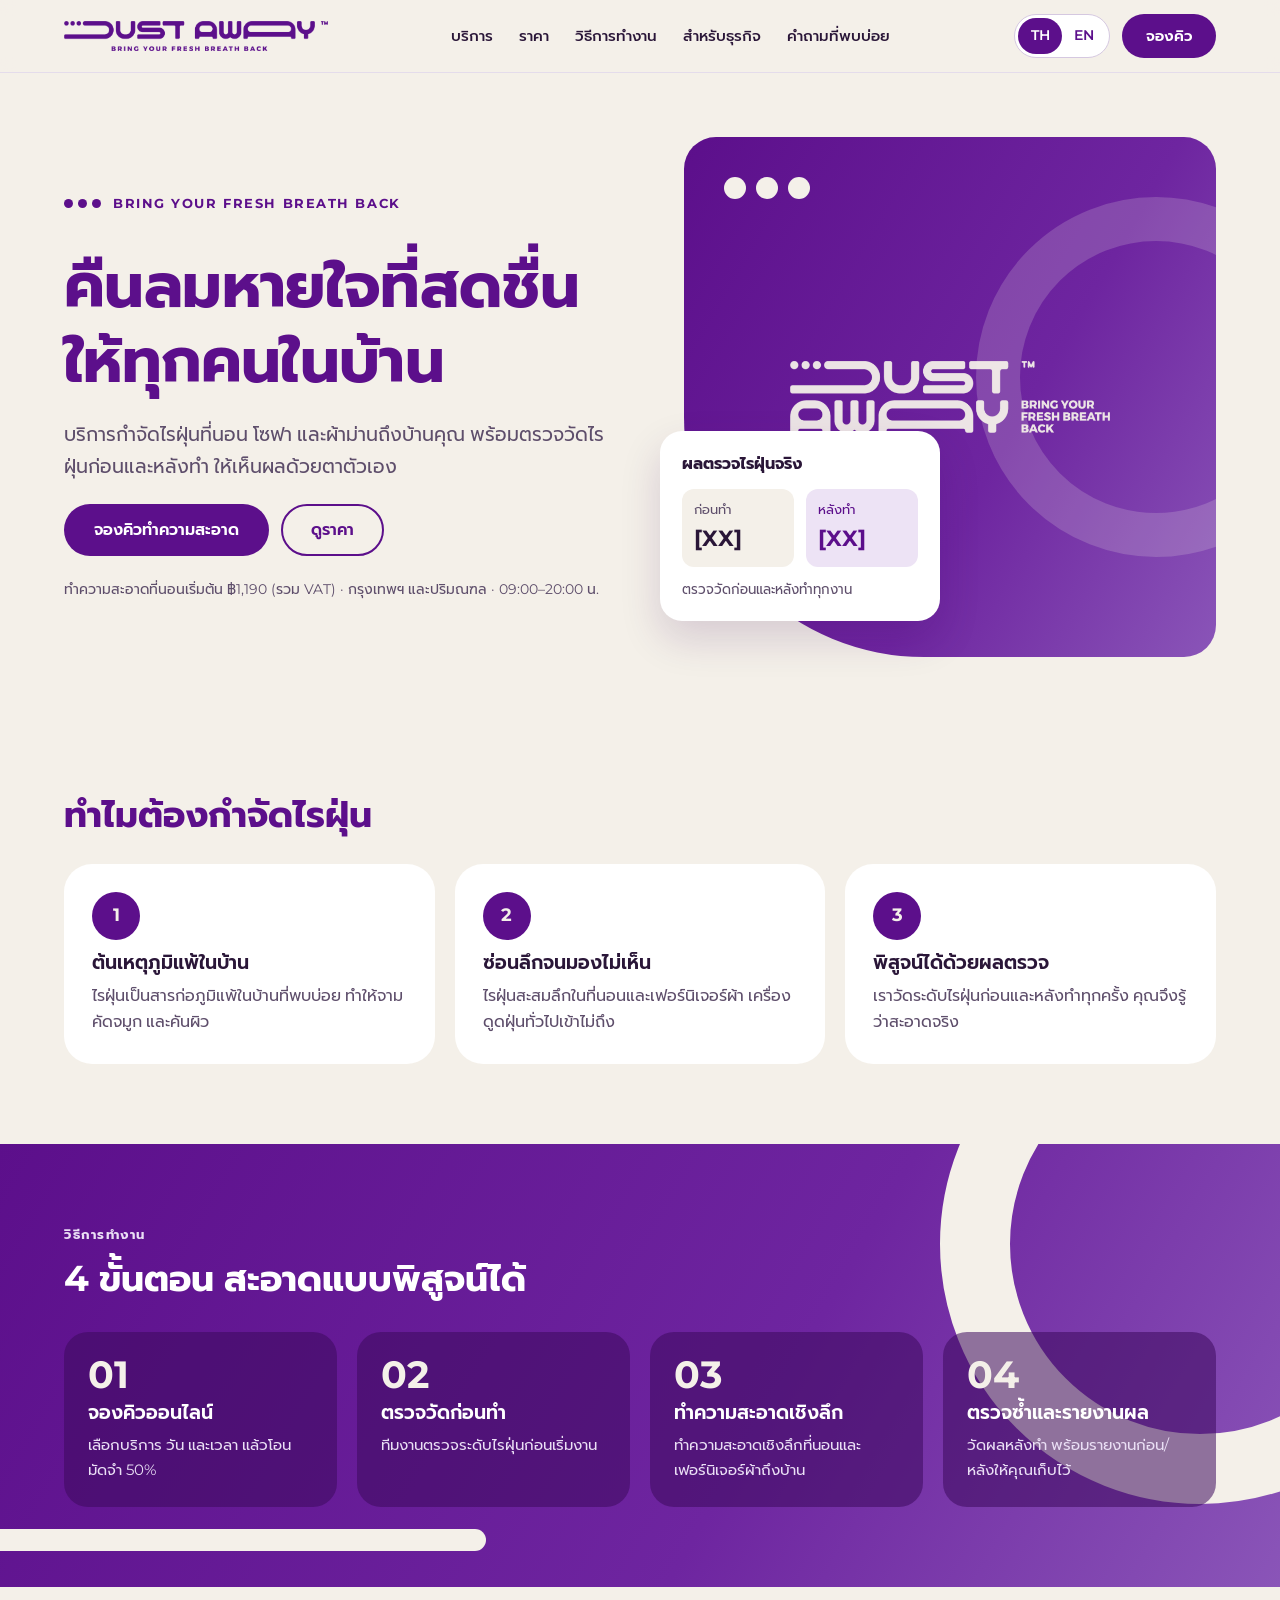
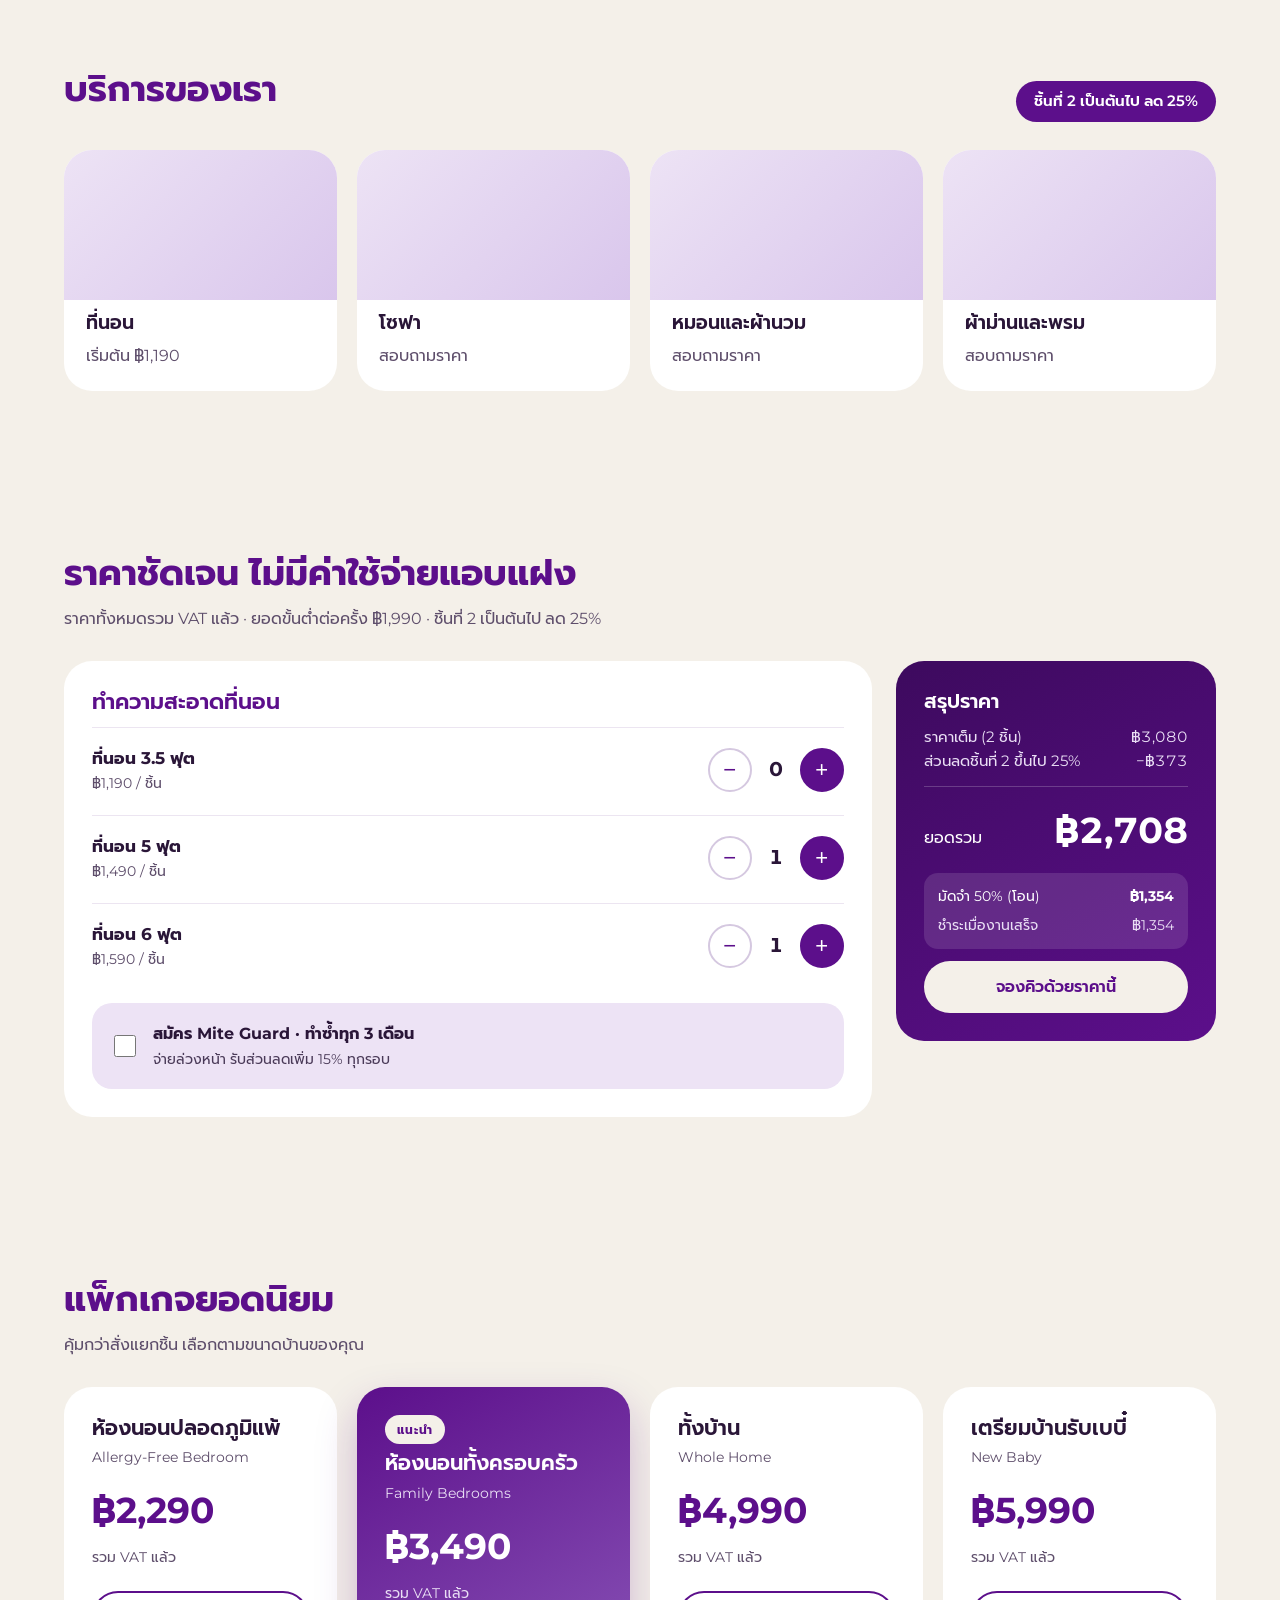
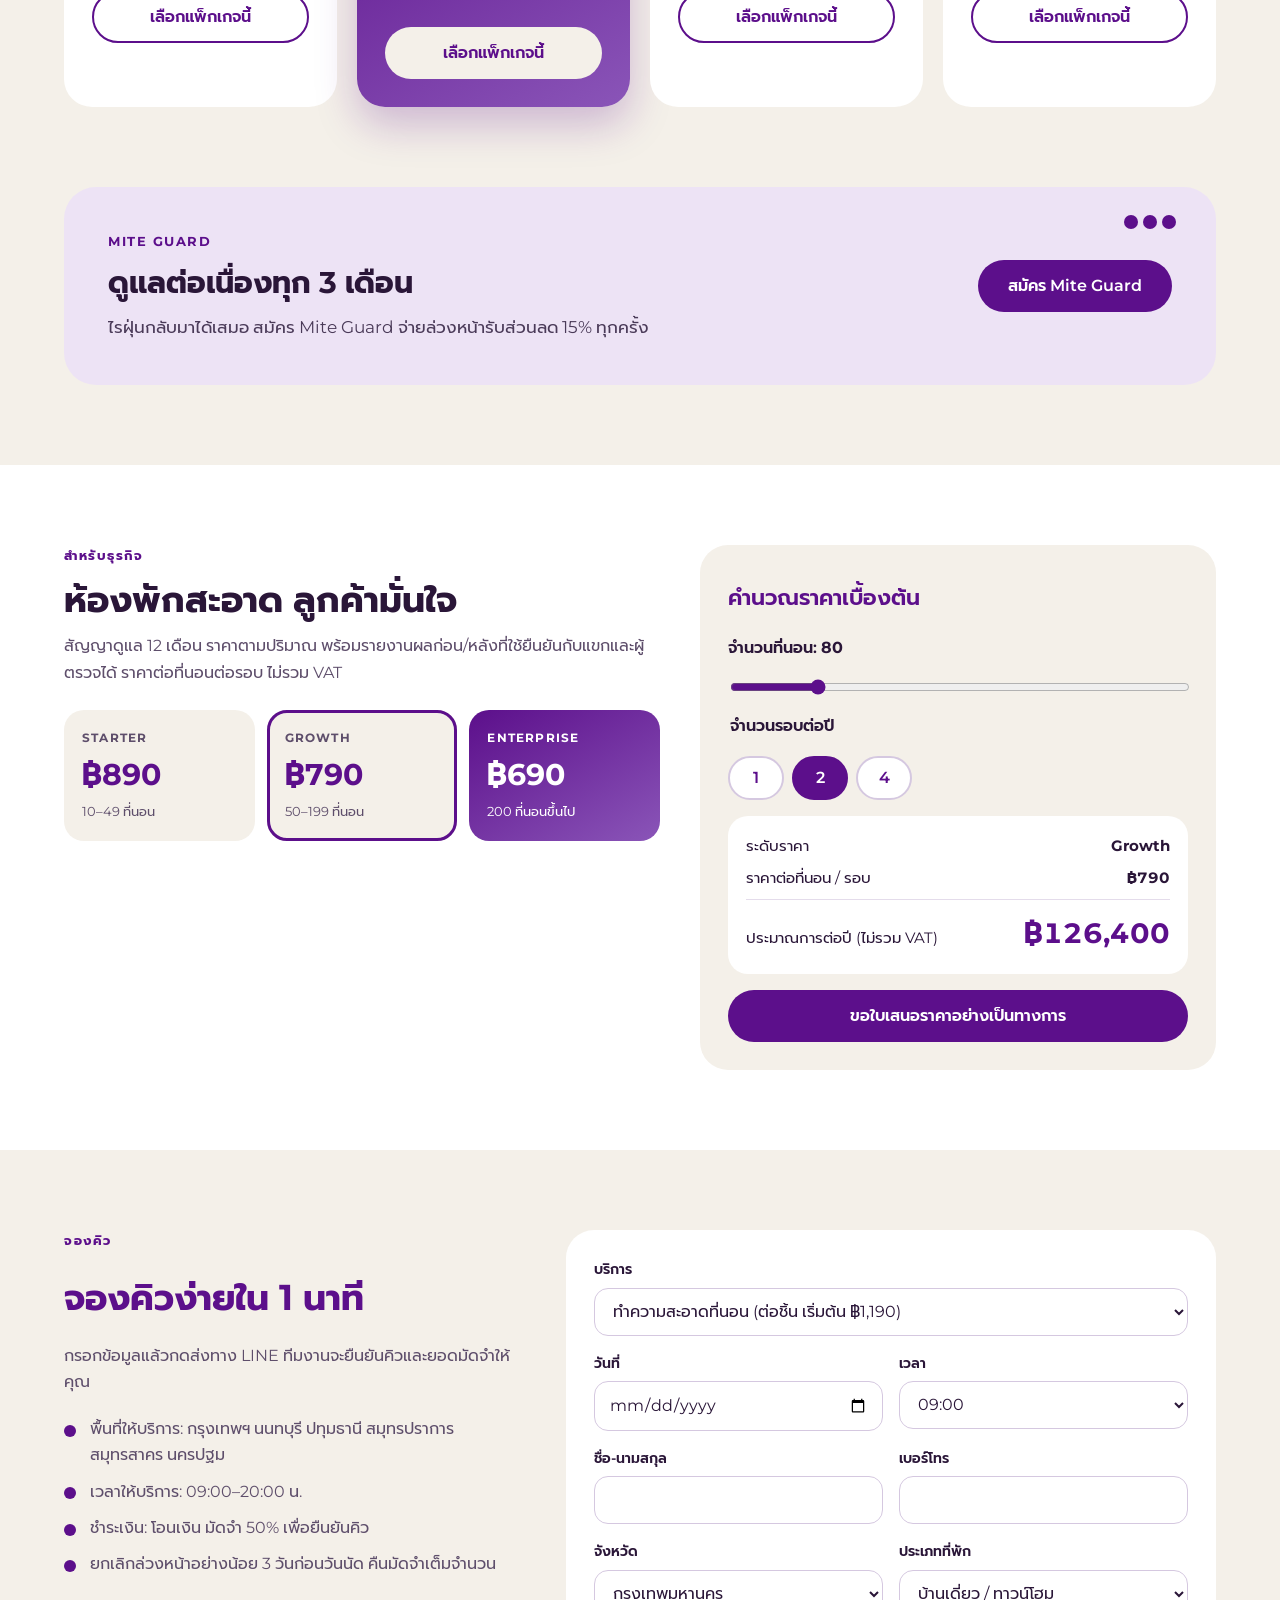
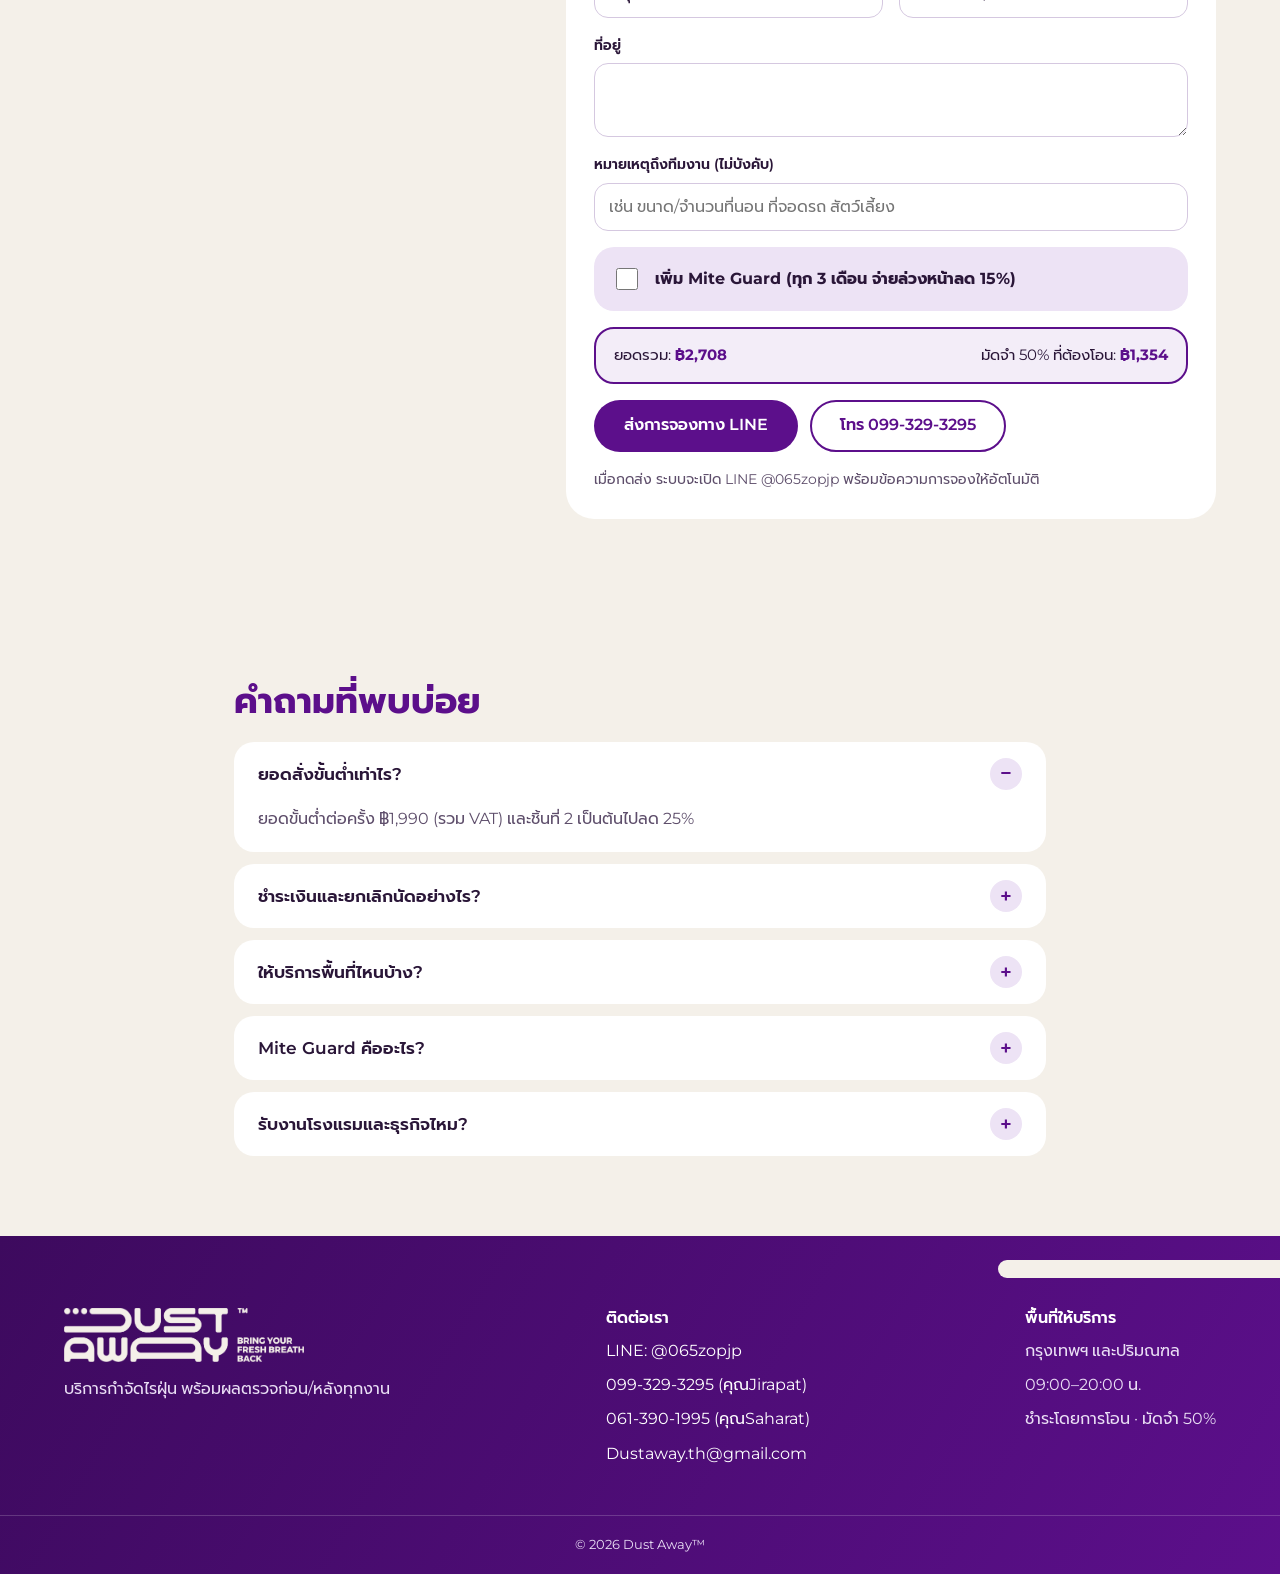
<file: dustaway-website revise v 2/dustaway-website/index.html>
<!DOCTYPE html>
<html lang="th">
<head>
  <meta charset="utf-8">
  <meta name="viewport" content="width=device-width, initial-scale=1">
  <title>Dust Away | บริการกำจัดไรฝุ่น ที่นอน โซฟา ผ้าม่าน กรุงเทพฯ และปริมณฑล</title>
  <meta name="description" content="Dust Away บริการกำจัดไรฝุ่นที่นอน โซฟา ผ้าม่านถึงบ้าน พร้อมผลตรวจไรฝุ่นก่อน/หลังทุกงาน กรุงเทพฯ และปริมณฑล ทำความสะอาดที่นอนเริ่มต้น ฿1,190">
  <meta name="theme-color" content="#5C0F8B">
  <meta property="og:title" content="Dust Away — Bring your fresh breath back">
  <meta property="og:description" content="บริการกำจัดไรฝุ่น พร้อมผลตรวจก่อน/หลังทุกงาน กรุงเทพฯ และปริมณฑล">
  <meta property="og:type" content="website">
  <meta property="og:image" content="assets/logo-stacked-purple.png">
  <link rel="icon" href="assets/favicon.svg" type="image/svg+xml">
  <link rel="preconnect" href="https://fonts.googleapis.com">
  <link rel="preconnect" href="https://fonts.gstatic.com" crossorigin>
  <link href="https://fonts.googleapis.com/css2?family=Montserrat:wght@400;500;600;700&family=Prompt:wght@300;400;500;600&display=swap" rel="stylesheet">
  <link rel="stylesheet" href="css/styles.css">
  <script type="application/ld+json">
  {
    "@context": "https://schema.org",
    "@type": "LocalBusiness",
    "name": "Dust Away",
    "slogan": "Bring your fresh breath back",
    "email": "Dustaway.th@gmail.com",
    "telephone": ["+66993293295", "+66613901995"],
    "areaServed": ["Bangkok", "Nonthaburi", "Pathum Thani", "Samut Prakan", "Samut Sakhon", "Nakhon Pathom"],
    "openingHours": "Mo-Su 09:00-20:00",
    "priceRange": "฿1,190 - ฿5,990"
  }
  </script>
</head>
<body>
  <a class="skip-link" href="#main" data-en="Skip to content">ข้ามไปยังเนื้อหา</a>

  <!-- ============ HEADER ============ -->
  <header class="site-header">
    <div class="container header-inner">
      <a href="#top" class="logo" aria-label="Dust Away">
        <img src="assets/logo-horizontal-purple.png" alt="Dust Away — Bring your fresh breath back" width="264" height="30">
      </a>
      <nav class="main-nav" id="main-nav" aria-label="Main">
        <a href="#services" data-en="Services">บริการ</a>
        <a href="#pricing" data-en="Pricing">ราคา</a>
        <a href="#how" data-en="How it works">วิธีการทำงาน</a>
        <a href="#business" data-en="For Business">สำหรับธุรกิจ</a>
        <a href="#faq" data-en="FAQ">คำถามที่พบบ่อย</a>
      </nav>
      <div class="header-actions">
        <div class="lang-switch" role="group" aria-label="Language">
          <button type="button" data-lang="th" aria-pressed="true">TH</button>
          <button type="button" data-lang="en" aria-pressed="false">EN</button>
        </div>
        <a href="#booking" class="btn btn-primary btn-sm hide-mobile" data-en="Book now">จองคิว</a>
        <button type="button" class="menu-toggle" aria-label="Open menu" aria-controls="main-nav" aria-expanded="false">
          <svg width="24" height="24" viewBox="0 0 24 24" aria-hidden="true" fill="none" stroke="currentColor" stroke-width="2.2" stroke-linecap="round"><path d="M4 7h16M4 12h16M4 17h10"/></svg>
        </button>
      </div>
    </div>
  </header>

  <main id="main">
    <!-- ============ HERO ============ -->
    <section id="top" class="hero container">
      <div class="hero-copy">
        <div class="eyebrow"><span class="dots" aria-hidden="true"><i></i><i></i><i></i></span>Bring your fresh breath back</div>
        <h1 data-en-html="Bring your fresh<br>breath back">คืนลมหายใจที่สดชื่น<br>ให้ทุกคนในบ้าน</h1>
        <p class="lead" data-en="In-home dust-mite removal for mattresses, sofas and curtains, with a mite test before and after so you can see the result yourself.">บริการกำจัดไรฝุ่นที่นอน โซฟา และผ้าม่านถึงบ้านคุณ พร้อมตรวจวัดไรฝุ่นก่อนและหลังทำ ให้เห็นผลด้วยตาตัวเอง</p>
        <div class="btn-row">
          <a href="#booking" class="btn btn-primary" data-en="Book a cleaning">จองคิวทำความสะอาด</a>
          <a href="#pricing" class="btn btn-outline" data-en="See prices">ดูราคา</a>
        </div>
        <p class="muted small" data-en="Mattress cleaning from ฿1,190 (incl. VAT) · Bangkok &amp; vicinity · 09:00–20:00">ทำความสะอาดที่นอนเริ่มต้น ฿1,190 (รวม VAT) · กรุงเทพฯ และปริมณฑล · 09:00–20:00 น.</p>
      </div>
      <div class="hero-visual">
        <div class="hero-photo" role="img" aria-label="Dust Away">
          <!-- แทนที่ด้วยภาพจริง: <img src="assets/hero.jpg" alt="..."> -->
          <span class="ring" aria-hidden="true"></span>
          <span class="dots dots-lg" aria-hidden="true"><i></i><i></i><i></i></span>
          <img src="assets/logo-stacked-white.png" alt="" class="hero-mark" aria-hidden="true">
        </div>
        <div class="proof-card">
          <strong data-en="Real mite test result">ผลตรวจไรฝุ่นจริง</strong>
          <div class="proof-grid">
            <div class="proof before"><span data-en="Before">ก่อนทำ</span><b>[XX]</b></div>
            <div class="proof after"><span data-en="After">หลังทำ</span><b>[XX]</b></div>
          </div>
          <small class="muted" data-en="Measured before and after every job">ตรวจวัดก่อนและหลังทำทุกงาน</small>
        </div>
      </div>
    </section>

    <!-- ============ WHY ============ -->
    <section class="section container">
      <h2 data-en="Why remove dust mites">ทำไมต้องกำจัดไรฝุ่น</h2>
      <div class="grid-3">
        <article class="card">
          <span class="num-badge">1</span>
          <h3 data-en="A leading indoor allergen">ต้นเหตุภูมิแพ้ในบ้าน</h3>
          <p data-en="Dust mites are a common indoor allergen behind sneezing, congestion and itchy skin.">ไรฝุ่นเป็นสารก่อภูมิแพ้ในบ้านที่พบบ่อย ทำให้จาม คัดจมูก และคันผิว</p>
        </article>
        <article class="card">
          <span class="num-badge">2</span>
          <h3 data-en="Hidden deep inside">ซ่อนลึกจนมองไม่เห็น</h3>
          <p data-en="Mites build up deep in mattresses and fabric furniture, where a normal vacuum cannot reach.">ไรฝุ่นสะสมลึกในที่นอนและเฟอร์นิเจอร์ผ้า เครื่องดูดฝุ่นทั่วไปเข้าไม่ถึง</p>
        </article>
        <article class="card">
          <span class="num-badge">3</span>
          <h3 data-en="Proven by testing">พิสูจน์ได้ด้วยผลตรวจ</h3>
          <p data-en="We measure mite levels before and after every job, so you know it is really clean.">เราวัดระดับไรฝุ่นก่อนและหลังทำทุกครั้ง คุณจึงรู้ว่าสะอาดจริง</p>
        </article>
      </div>
    </section>

    <!-- ============ HOW ============ -->
    <section id="how" class="band-gradient">
      <span class="arc" aria-hidden="true"></span>
      <span class="pill-bar" aria-hidden="true"></span>
      <div class="container section">
        <p class="eyebrow light" data-en="How it works">วิธีการทำงาน</p>
        <h2 data-en="4 steps to a proven clean">4 ขั้นตอน สะอาดแบบพิสูจน์ได้</h2>
        <ol class="steps">
          <li><b>01</b><h3 data-en="Book online">จองคิวออนไลน์</h3><p data-en="Pick a service, date and time, then transfer a 50% deposit.">เลือกบริการ วัน และเวลา แล้วโอนมัดจำ 50%</p></li>
          <li><b>02</b><h3 data-en="Test before">ตรวจวัดก่อนทำ</h3><p data-en="Our team measures the mite level before starting.">ทีมงานตรวจระดับไรฝุ่นก่อนเริ่มงาน</p></li>
          <li><b>03</b><h3 data-en="Deep clean">ทำความสะอาดเชิงลึก</h3><p data-en="Deep cleaning for mattresses and fabrics at your home.">ทำความสะอาดเชิงลึกที่นอนและเฟอร์นิเจอร์ผ้าถึงบ้าน</p></li>
          <li><b>04</b><h3 data-en="Re-test and report">ตรวจซ้ำและรายงานผล</h3><p data-en="We measure again and leave you a before/after report.">วัดผลหลังทำ พร้อมรายงานก่อน/หลังให้คุณเก็บไว้</p></li>
        </ol>
      </div>
    </section>

    <!-- ============ SERVICES ============ -->
    <section id="services" class="section container">
      <div class="section-head">
        <h2 data-en="Our services">บริการของเรา</h2>
        <span class="tag" data-en="25% off from the 2nd item">ชิ้นที่ 2 เป็นต้นไป ลด 25%</span>
      </div>
      <div class="grid-4">
        <article class="card service"><div class="ph" aria-hidden="true"></div><h3 data-en="Mattresses">ที่นอน</h3><p data-en="From ฿1,190">เริ่มต้น ฿1,190</p></article>
        <article class="card service"><div class="ph" aria-hidden="true"></div><h3 data-en="Sofas">โซฟา</h3><p data-en="Ask for a quote">สอบถามราคา</p></article>
        <article class="card service"><div class="ph" aria-hidden="true"></div><h3 data-en="Pillows &amp; duvets">หมอนและผ้านวม</h3><p data-en="Ask for a quote">สอบถามราคา</p></article>
        <article class="card service"><div class="ph" aria-hidden="true"></div><h3 data-en="Curtains &amp; rugs">ผ้าม่านและพรม</h3><p data-en="Ask for a quote">สอบถามราคา</p></article>
      </div>
    </section>

    <!-- ============ PRICING CALCULATOR ============ -->
    <section id="pricing" class="section container">
      <h2 data-en="Clear prices, no hidden costs">ราคาชัดเจน ไม่มีค่าใช้จ่ายแอบแฝง</h2>
      <p class="muted" data-en="All prices include VAT · Minimum order ฿1,990 · 25% off from the 2nd item">ราคาทั้งหมดรวม VAT แล้ว · ยอดขั้นต่ำต่อครั้ง ฿1,990 · ชิ้นที่ 2 เป็นต้นไป ลด 25%</p>
      <div class="calc">
        <div class="card calc-items">
          <h3 data-en="Mattress cleaning">ทำความสะอาดที่นอน</h3>
          <div class="qty-row" data-size="s35" data-price="1190">
            <div><b data-en="Mattress 3.5 ft">ที่นอน 3.5 ฟุต</b><span class="muted small" data-en="฿1,190 / item">฿1,190 / ชิ้น</span></div>
            <div class="stepper"><button type="button" class="dec" aria-label="−">−</button><output aria-live="polite">0</output><button type="button" class="inc" aria-label="+">+</button></div>
          </div>
          <div class="qty-row" data-size="s5" data-price="1490">
            <div><b data-en="Mattress 5 ft">ที่นอน 5 ฟุต</b><span class="muted small" data-en="฿1,490 / item">฿1,490 / ชิ้น</span></div>
            <div class="stepper"><button type="button" class="dec" aria-label="−">−</button><output aria-live="polite">1</output><button type="button" class="inc" aria-label="+">+</button></div>
          </div>
          <div class="qty-row" data-size="s6" data-price="1590">
            <div><b data-en="Mattress 6 ft">ที่นอน 6 ฟุต</b><span class="muted small" data-en="฿1,590 / item">฿1,590 / ชิ้น</span></div>
            <div class="stepper"><button type="button" class="dec" aria-label="−">−</button><output aria-live="polite">1</output><button type="button" class="inc" aria-label="+">+</button></div>
          </div>
          <label class="check-box">
            <input type="checkbox" id="calc-mg">
            <span><b data-en="Add Mite Guard · repeat every 3 months">สมัคร Mite Guard · ทำซ้ำทุก 3 เดือน</b><span class="small" data-en="Prepay and save an extra 15% every visit">จ่ายล่วงหน้า รับส่วนลดเพิ่ม 15% ทุกรอบ</span></span>
          </label>
        </div>
        <aside class="calc-summary" aria-label="Summary">
          <h3 data-en="Price summary">สรุปราคา</h3>
          <div id="calc-lines"></div>
          <p id="calc-min" class="notice" hidden></p>
          <div class="total-row"><span id="calc-total-label"></span><b id="calc-total">฿0</b></div>
          <div class="deposit-box">
            <div><span data-en="50% deposit (transfer)">มัดจำ 50% (โอน)</span><b id="calc-deposit">฿0</b></div>
            <div class="soft"><span data-en="Balance on completion">ชำระเมื่องานเสร็จ</span><span id="calc-balance">฿0</span></div>
          </div>
          <a href="#booking" class="btn btn-light btn-block" id="calc-book" data-en="Book at this price">จองคิวด้วยราคานี้</a>
        </aside>
      </div>
    </section>

    <!-- ============ PACKAGES ============ -->
    <section id="packages" class="section container">
      <h2 data-en="Popular packages">แพ็กเกจยอดนิยม</h2>
      <p class="muted" data-en="Better value than single items. Choose by home size.">คุ้มกว่าสั่งแยกชิ้น เลือกตามขนาดบ้านของคุณ</p>
      <div class="grid-4">
        <article class="card pkg">
          <h3 data-en="Allergy-Free Bedroom">ห้องนอนปลอดภูมิแพ้</h3><span class="muted small">Allergy-Free Bedroom</span>
          <div class="price">฿2,290</div><span class="muted small" data-en="VAT included">รวม VAT แล้ว</span>
          <a href="#booking" class="btn btn-outline btn-block" data-pkg="allergy" data-en="Choose">เลือกแพ็กเกจนี้</a>
        </article>
        <article class="card pkg featured">
          <span class="badge" data-en="Recommended">แนะนำ</span>
          <h3 data-en="Family Bedrooms">ห้องนอนทั้งครอบครัว</h3><span class="small soft">Family Bedrooms</span>
          <div class="price">฿3,490</div><span class="small soft" data-en="VAT included">รวม VAT แล้ว</span>
          <a href="#booking" class="btn btn-light btn-block" data-pkg="family" data-en="Choose">เลือกแพ็กเกจนี้</a>
        </article>
        <article class="card pkg">
          <h3 data-en="Whole Home">ทั้งบ้าน</h3><span class="muted small">Whole Home</span>
          <div class="price">฿4,990</div><span class="muted small" data-en="VAT included">รวม VAT แล้ว</span>
          <a href="#booking" class="btn btn-outline btn-block" data-pkg="home" data-en="Choose">เลือกแพ็กเกจนี้</a>
        </article>
        <article class="card pkg">
          <h3 data-en="New Baby">เตรียมบ้านรับเบบี๋</h3><span class="muted small">New Baby</span>
          <div class="price">฿5,990</div><span class="muted small" data-en="VAT included">รวม VAT แล้ว</span>
          <a href="#booking" class="btn btn-outline btn-block" data-pkg="baby" data-en="Choose">เลือกแพ็กเกจนี้</a>
        </article>
      </div>
    </section>

    <!-- ============ MITE GUARD ============ -->
    <section class="container section-tight">
      <div class="mg-band">
        <span class="dots" aria-hidden="true"><i></i><i></i><i></i></span>
        <div>
          <p class="eyebrow">Mite Guard</p>
          <h2 data-en="Ongoing care every 3 months">ดูแลต่อเนื่องทุก 3 เดือน</h2>
          <p data-en="Dust mites always come back. Join Mite Guard and save 15% on every visit when you prepay.">ไรฝุ่นกลับมาได้เสมอ สมัคร Mite Guard จ่ายล่วงหน้ารับส่วนลด 15% ทุกครั้ง</p>
        </div>
        <a href="#booking" class="btn btn-primary" id="mg-cta" data-en="Join Mite Guard">สมัคร Mite Guard</a>
      </div>
    </section>

    <!-- ============ BUSINESS ============ -->
    <section id="business" class="band-white">
      <div class="container section biz">
        <div>
          <p class="eyebrow" data-en="For business">สำหรับธุรกิจ</p>
          <h2 data-en="Clean rooms, confident guests">ห้องพักสะอาด ลูกค้ามั่นใจ</h2>
          <p class="muted" data-en="Volume pricing on a 12-month contract, with before/after reports you can show guests and inspectors. Prices per mattress per visit, ex-VAT.">สัญญาดูแล 12 เดือน ราคาตามปริมาณ พร้อมรายงานผลก่อน/หลังที่ใช้ยืนยันกับแขกและผู้ตรวจได้ ราคาต่อที่นอนต่อรอบ ไม่รวม VAT</p>
          <div class="tiers">
            <div class="tier"><span>STARTER</span><b>฿890</b><small data-en="10–49 mattresses">10–49 ที่นอน</small></div>
            <div class="tier mid"><span>GROWTH</span><b>฿790</b><small data-en="50–199 mattresses">50–199 ที่นอน</small></div>
            <div class="tier top"><span>ENTERPRISE</span><b>฿690</b><small data-en="200+ mattresses">200 ที่นอนขึ้นไป</small></div>
          </div>
        </div>
        <div class="card estimator">
          <h3 data-en="Quick estimate">คำนวณราคาเบื้องต้น</h3>
          <label for="biz-units"><span data-en="Number of mattresses">จำนวนที่นอน</span>: <b id="biz-units-out">80</b></label>
          <input type="range" id="biz-units" min="10" max="400" step="5" value="80">
          <fieldset class="seg">
            <legend data-en="Visits per year">จำนวนรอบต่อปี</legend>
            <label><input type="radio" name="cycles" value="1"><span>1</span></label>
            <label><input type="radio" name="cycles" value="2" checked><span>2</span></label>
            <label><input type="radio" name="cycles" value="4"><span>4</span></label>
          </fieldset>
          <dl class="est">
            <div><dt data-en="Tier">ระดับราคา</dt><dd id="biz-tier">Growth</dd></div>
            <div><dt data-en="Per mattress / visit">ราคาต่อที่นอน / รอบ</dt><dd id="biz-unit">฿790</dd></div>
            <div class="big"><dt data-en="Estimated per year (ex-VAT)">ประมาณการต่อปี (ไม่รวม VAT)</dt><dd id="biz-annual">฿126,400</dd></div>
          </dl>
          <a class="btn btn-primary btn-block" id="biz-quote" href="mailto:Dustaway.th@gmail.com" data-en="Request a formal quote">ขอใบเสนอราคาอย่างเป็นทางการ</a>
        </div>
      </div>
    </section>

    <!-- ============ BOOKING ============ -->
    <section id="booking" class="section container">
      <div class="booking">
        <div class="booking-intro">
          <p class="eyebrow" data-en="Book a cleaning">จองคิว</p>
          <h2 data-en="Book in 1 minute">จองคิวง่ายใน 1 นาที</h2>
          <p class="muted" data-en="Fill in the form and send it to us on LINE. Our team will confirm the slot and the deposit amount.">กรอกข้อมูลแล้วกดส่งทาง LINE ทีมงานจะยืนยันคิวและยอดมัดจำให้คุณ</p>
          <ul class="policy">
            <li data-en="Service area: Bangkok, Nonthaburi, Pathum Thani, Samut Prakan, Samut Sakhon, Nakhon Pathom">พื้นที่ให้บริการ: กรุงเทพฯ นนทบุรี ปทุมธานี สมุทรปราการ สมุทรสาคร นครปฐม</li>
            <li data-en="Hours: 09:00–20:00">เวลาให้บริการ: 09:00–20:00 น.</li>
            <li data-en="Payment: bank transfer, 50% deposit to confirm the booking">ชำระเงิน: โอนเงิน มัดจำ 50% เพื่อยืนยันคิว</li>
            <li data-en="Cancel at least 3 days before the appointment for a full deposit refund">ยกเลิกล่วงหน้าอย่างน้อย 3 วันก่อนวันนัด คืนมัดจำเต็มจำนวน</li>
          </ul>
        </div>
        <form id="booking-form" class="card booking-form" novalidate>
          <div class="field full">
            <label for="bk-service" data-en="Service">บริการ</label>
            <select id="bk-service" name="service" required>
              <option value="mattress" data-price="0" data-en="Mattress cleaning (per item, from ฿1,190)">ทำความสะอาดที่นอน (ต่อชิ้น เริ่มต้น ฿1,190)</option>
              <option value="allergy" data-price="2290" data-en="Allergy-Free Bedroom — ฿2,290">ห้องนอนปลอดภูมิแพ้ — ฿2,290</option>
              <option value="family" data-price="3490" data-en="Family Bedrooms — ฿3,490">ห้องนอนทั้งครอบครัว — ฿3,490</option>
              <option value="home" data-price="4990" data-en="Whole Home — ฿4,990">ทั้งบ้าน — ฿4,990</option>
              <option value="baby" data-price="5990" data-en="New Baby — ฿5,990">เตรียมบ้านรับเบบี๋ — ฿5,990</option>
              <option value="other" data-price="0" data-en="Sofa / curtains / other (ask for a quote)">โซฟา / ผ้าม่าน / อื่น ๆ (สอบถามราคา)</option>
            </select>
          </div>
          <div class="field">
            <label for="bk-date" data-en="Date">วันที่</label>
            <input type="date" id="bk-date" name="date" required>
          </div>
          <div class="field">
            <label for="bk-time" data-en="Time">เวลา</label>
            <select id="bk-time" name="time" required>
              <option>09:00</option><option>11:00</option><option>13:00</option><option>15:00</option><option>17:00</option>
            </select>
          </div>
          <div class="field">
            <label for="bk-name" data-en="Full name">ชื่อ-นามสกุล</label>
            <input type="text" id="bk-name" name="name" autocomplete="name" required>
          </div>
          <div class="field">
            <label for="bk-phone" data-en="Phone">เบอร์โทร</label>
            <input type="tel" id="bk-phone" name="phone" autocomplete="tel" inputmode="tel" required>
          </div>
          <div class="field">
            <label for="bk-province" data-en="Province">จังหวัด</label>
            <select id="bk-province" name="province" required>
              <option data-en="Bangkok">กรุงเทพมหานคร</option>
              <option data-en="Nonthaburi">นนทบุรี</option>
              <option data-en="Pathum Thani">ปทุมธานี</option>
              <option data-en="Samut Prakan">สมุทรปราการ</option>
              <option data-en="Samut Sakhon">สมุทรสาคร</option>
              <option data-en="Nakhon Pathom">นครปฐม</option>
            </select>
          </div>
          <div class="field">
            <label for="bk-type" data-en="Home type">ประเภทที่พัก</label>
            <select id="bk-type" name="type">
              <option data-en="House / townhouse">บ้านเดี่ยว / ทาวน์โฮม</option>
              <option data-en="Condo">คอนโด</option>
            </select>
          </div>
          <div class="field full">
            <label for="bk-address" data-en="Address">ที่อยู่</label>
            <textarea id="bk-address" name="address" rows="2" autocomplete="street-address" required></textarea>
          </div>
          <div class="field full">
            <label for="bk-note" data-en="Note to our team (optional)">หมายเหตุถึงทีมงาน (ไม่บังคับ)</label>
            <input type="text" id="bk-note" name="note" data-en-placeholder="e.g. mattress sizes, parking, pets" placeholder="เช่น ขนาด/จำนวนที่นอน ที่จอดรถ สัตว์เลี้ยง">
          </div>
          <label class="check-box full">
            <input type="checkbox" id="bk-mg" name="miteguard">
            <span><b data-en="Add Mite Guard (every 3 months, 15% off prepaid)">เพิ่ม Mite Guard (ทุก 3 เดือน จ่ายล่วงหน้าลด 15%)</b></span>
          </label>
          <div class="full bk-deposit" id="bk-deposit" hidden></div>
          <p class="form-error full" id="bk-error" role="alert" hidden></p>
          <div class="full btn-row">
            <button type="submit" class="btn btn-primary" data-en="Send booking via LINE">ส่งการจองทาง LINE</button>
            <a class="btn btn-outline" href="tel:0993293295" data-en="Call 099-329-3295">โทร 099-329-3295</a>
          </div>
          <p class="muted small full" data-en="Pressing send opens LINE @065zopjp with your booking details filled in.">เมื่อกดส่ง ระบบจะเปิด LINE @065zopjp พร้อมข้อความการจองให้อัตโนมัติ</p>
        </form>
      </div>
    </section>

    <!-- ============ FAQ ============ -->
    <section id="faq" class="section container narrow">
      <h2 data-en="Frequently asked questions">คำถามที่พบบ่อย</h2>
      <div class="faq">
        <details open>
          <summary data-en="Is there a minimum order?">ยอดสั่งขั้นต่ำเท่าไร?</summary>
          <p data-en="The minimum order is ฿1,990 (incl. VAT), and every item from the 2nd one is 25% off.">ยอดขั้นต่ำต่อครั้ง ฿1,990 (รวม VAT) และชิ้นที่ 2 เป็นต้นไปลด 25%</p>
        </details>
        <details>
          <summary data-en="How do payment and cancellation work?">ชำระเงินและยกเลิกนัดอย่างไร?</summary>
          <p data-en="Transfer a 50% deposit to confirm your slot and pay the rest when the job is done. Cancel at least 3 days before the appointment for a full deposit refund.">โอนมัดจำ 50% เพื่อยืนยันคิว ส่วนที่เหลือชำระเมื่องานเสร็จ หากยกเลิกล่วงหน้าอย่างน้อย 3 วันก่อนวันนัด คืนเงินมัดจำเต็มจำนวน</p>
        </details>
        <details>
          <summary data-en="Which areas do you cover?">ให้บริการพื้นที่ไหนบ้าง?</summary>
          <p data-en="Bangkok and its vicinity (Nonthaburi, Pathum Thani, Samut Prakan, Samut Sakhon, Nakhon Pathom), 09:00–20:00.">กรุงเทพฯ และปริมณฑล (นนทบุรี ปทุมธานี สมุทรปราการ สมุทรสาคร นครปฐม) เวลา 09:00–20:00 น.</p>
        </details>
        <details>
          <summary data-en="What is Mite Guard?">Mite Guard คืออะไร?</summary>
          <p data-en="Ongoing care every 3 months, with 15% off when you prepay.">บริการดูแลต่อเนื่องทุก 3 เดือน จ่ายล่วงหน้ารับส่วนลด 15%</p>
        </details>
        <details>
          <summary data-en="Do you serve hotels and businesses?">รับงานโรงแรมและธุรกิจไหม?</summary>
          <p data-en="Yes. Business pricing starts at ฿690 per mattress (ex-VAT) for 200+ units on a 12-month contract. Contact us for a formal quote.">รับ ราคาธุรกิจเริ่มต้น ฿690 ต่อที่นอน (ไม่รวม VAT) สำหรับ 200 ชิ้นขึ้นไป สัญญา 12 เดือน ติดต่อขอใบเสนอราคาได้เลย</p>
        </details>
      </div>
    </section>
  </main>

  <!-- ============ FOOTER ============ -->
  <footer class="site-footer">
    <span class="pill-bar right" aria-hidden="true"></span>
    <div class="container footer-inner">
      <div class="footer-brand">
        <img src="assets/logo-stacked-white.png" alt="Dust Away — Bring your fresh breath back" width="240" height="54">
        <p data-en="Dust-mite removal with a before/after test on every job.">บริการกำจัดไรฝุ่น พร้อมผลตรวจก่อน/หลังทุกงาน</p>
      </div>
      <div>
        <h3 data-en="Contact">ติดต่อเรา</h3>
        <ul>
          <li><a href="https://line.me/R/ti/p/@065zopjp" target="_blank" rel="noopener">LINE: @065zopjp</a></li>
          <li><a href="tel:0993293295">099-329-3295 (<span data-en="K.">คุณ</span>Jirapat)</a></li>
          <li><a href="tel:0613901995">061-390-1995 (<span data-en="K.">คุณ</span>Saharat)</a></li>
          <li><a href="mailto:Dustaway.th@gmail.com">Dustaway.th@gmail.com</a></li>
        </ul>
      </div>
      <div>
        <h3 data-en="Service area">พื้นที่ให้บริการ</h3>
        <ul>
          <li data-en="Bangkok &amp; vicinity">กรุงเทพฯ และปริมณฑล</li>
          <li data-en="Daily 09:00–20:00">09:00–20:00 น.</li>
          <li data-en="Bank transfer · 50% deposit">ชำระโดยการโอน · มัดจำ 50%</li>
        </ul>
      </div>
    </div>
    <div class="footer-bottom">© <span id="year">2026</span> Dust Away™</div>
  </footer>

  <!-- Mobile sticky booking bar -->
  <div class="mobile-bar">
    <a href="https://line.me/R/ti/p/@065zopjp" class="btn btn-outline" target="_blank" rel="noopener" aria-label="LINE @065zopjp">LINE</a>
    <a href="#booking" class="btn btn-primary" data-en="Book · from ฿1,190">จองคิว · เริ่มต้น ฿1,190</a>
  </div>

  <script src="js/main.js"></script>
</body>
</html>
</file>
<file: dustaway-website revise v 2/dustaway-website/css/styles.css>
/* =========================================================
   Dust Away — Landing page styles
   Brand: Deep Purple #5C0F8B · Off White #F4F0E9
   Type:  Montserrat (EN) + Prompt (TH)
   ========================================================= */

:root {
  --purple: #5C0F8B;
  --purple-dark: #470A6D;
  --purple-deep: #3D0A5E;
  --purple-mid: #6E25A0;
  --purple-end: #8A55B8;
  --lavender: #EDE3F5;
  --lavender-soft: #F3EDF8;
  --on-dark-soft: #EADFF5;
  --offwhite: #F4F0E9;
  --white: #FFFFFF;
  --ink: #2A1638;
  --muted: #5E4E6B;
  --line: #E4DCEB;
  --input: #D5C8E0;
  --gradient: linear-gradient(120deg, var(--purple) 0%, var(--purple-mid) 60%, var(--purple-end) 100%);
  --radius-lg: 28px;
  --radius: 20px;
  --shadow: 0 18px 40px rgba(61, 10, 94, 0.16);
  --font: 'Montserrat', 'Prompt', system-ui, -apple-system, 'Segoe UI', sans-serif;
  --container: 1200px;
}

*, *::before, *::after { box-sizing: border-box; }
html { scroll-behavior: smooth; scroll-padding-top: 88px; }
@media (prefers-reduced-motion: reduce) { html { scroll-behavior: auto; } }

body {
  margin: 0;
  font-family: var(--font);
  font-size: 16px;
  line-height: 1.65;
  color: var(--ink);
  background: var(--offwhite);
  -webkit-font-smoothing: antialiased;
}

img { max-width: 100%; height: auto; display: block; }
a { color: var(--purple); }
a:hover { color: var(--purple-dark); }
h1, h2, h3 { line-height: 1.2; margin: 0; }
h2 { font-size: clamp(28px, 3.4vw, 36px); font-weight: 700; color: var(--purple); margin-bottom: 12px; }
h3 { font-size: 19px; font-weight: 600; }
p { margin: 0; }
:focus-visible { outline: 3px solid var(--purple-end); outline-offset: 3px; border-radius: 6px; }

.container { max-width: var(--container); margin: 0 auto; padding-left: 24px; padding-right: 24px; }
.narrow { max-width: 860px; }
.section { padding-top: 80px; padding-bottom: 80px; }
.section-tight { padding-top: 0; padding-bottom: 80px; }
.muted { color: var(--muted); }
.soft { color: var(--on-dark-soft); }
.small { font-size: 14px; display: block; }

.skip-link { position: absolute; left: -9999px; top: 8px; background: var(--purple); color: #fff; padding: 8px 16px; border-radius: 999px; z-index: 100; }
.skip-link:focus { left: 16px; }

/* ---------- Brand graphic elements ---------- */
.dots { display: inline-flex; gap: 5px; }
.dots i { width: 9px; height: 9px; border-radius: 999px; background: currentColor; display: block; }
.dots-lg { gap: 10px; }
.dots-lg i { width: 22px; height: 22px; background: var(--offwhite); }

.eyebrow {
  display: flex; align-items: center; gap: 12px;
  color: var(--purple); font-weight: 700; font-size: 13px;
  letter-spacing: 0.12em; text-transform: uppercase; margin-bottom: 12px;
}
.eyebrow.light { color: var(--on-dark-soft); }

/* ---------- Buttons ---------- */
.btn {
  display: inline-flex; align-items: center; justify-content: center; gap: 8px;
  min-height: 52px; padding: 0 28px; border-radius: 999px;
  font: inherit; font-weight: 600; font-size: 16px; text-decoration: none;
  border: 2px solid transparent; cursor: pointer; transition: background .15s, color .15s, transform .15s;
}
.btn:active { transform: translateY(1px); }
.btn-sm { min-height: 44px; padding: 0 22px; font-size: 15px; }
.btn-block { width: 100%; }
.btn-primary { background: var(--purple); color: #fff; }
.btn-primary:hover { background: var(--purple-dark); color: #fff; }
.btn-outline { border-color: var(--purple); color: var(--purple); background: transparent; }
.btn-outline:hover { background: var(--lavender); }
.btn-light { background: var(--offwhite); color: var(--purple); }
.btn-light:hover { background: #fff; color: var(--purple-dark); }
.btn-row { display: flex; flex-wrap: wrap; gap: 12px; }

.tag { background: var(--purple); color: #fff; font-weight: 600; font-size: 15px; padding: 8px 18px; border-radius: 999px; }
.badge { align-self: flex-start; background: var(--offwhite); color: var(--purple); font-weight: 700; font-size: 12px; letter-spacing: .08em; text-transform: uppercase; padding: 5px 12px; border-radius: 999px; }

/* ---------- Header ---------- */
.site-header {
  position: sticky; top: 0; z-index: 50;
  background: rgba(244, 240, 233, 0.94);
  backdrop-filter: blur(8px); -webkit-backdrop-filter: blur(8px);
  border-bottom: 1px solid var(--line);
}
.header-inner { display: flex; align-items: center; gap: 24px; padding-top: 14px; padding-bottom: 14px; }
.logo img { height: 30px; width: auto; }
.main-nav { display: flex; gap: 26px; flex: 1; justify-content: center; }
.main-nav a { color: var(--ink); text-decoration: none; font-weight: 500; font-size: 15px; padding: 8px 0; }
.main-nav a:hover { color: var(--purple); }
.header-actions { display: flex; align-items: center; gap: 12px; }
.lang-switch { display: flex; border: 1px solid var(--input); border-radius: 999px; padding: 3px; background: #fff; }
.lang-switch button {
  min-width: 44px; min-height: 36px; border: 0; border-radius: 999px; background: transparent;
  color: var(--purple); font: inherit; font-weight: 600; font-size: 14px; cursor: pointer;
}
.lang-switch button[aria-pressed="true"] { background: var(--purple); color: #fff; }
.menu-toggle { display: none; width: 44px; height: 44px; border: 0; background: none; color: var(--purple); cursor: pointer; align-items: center; justify-content: center; }

/* ---------- Hero ---------- */
.hero { display: flex; flex-wrap: wrap; gap: 48px; align-items: center; padding-top: 64px; padding-bottom: 56px; }
.hero-copy { flex: 1 1 460px; min-width: 0; display: flex; flex-direction: column; gap: 22px; }
.hero h1 { font-size: clamp(38px, 5vw, 62px); font-weight: 700; color: var(--purple); letter-spacing: -0.01em; }
.lead { font-size: 19px; color: var(--muted); max-width: 540px; }
.hero-visual { flex: 1 1 420px; min-width: 0; position: relative; }
.hero-photo {
  position: relative; overflow: hidden; height: 520px;
  border-radius: 32px 32px 32px 240px; background: var(--gradient);
  display: flex; align-items: center; justify-content: center;
}
.hero-photo > img:not(.hero-mark) { position: absolute; inset: 0; width: 100%; height: 100%; object-fit: cover; }
.hero-photo .ring { position: absolute; right: -120px; top: 60px; width: 360px; height: 360px; border-radius: 999px; border: 44px solid rgba(244, 240, 233, .18); }
.hero-photo .dots { position: absolute; left: 40px; top: 40px; }
.hero-mark { width: 62%; max-width: 320px; opacity: .95; }
.proof-card {
  position: absolute; left: -24px; bottom: 36px; width: 280px;
  background: #fff; border-radius: 22px; padding: 20px 22px; box-shadow: var(--shadow);
  display: flex; flex-direction: column; gap: 12px;
}
.proof-grid { display: flex; gap: 12px; }
.proof { flex: 1; border-radius: 12px; padding: 10px 12px; font-size: 13px; }
.proof b { display: block; font-size: 22px; }
.proof.before { background: var(--offwhite); color: var(--muted); }
.proof.before b { color: var(--ink); }
.proof.after { background: var(--lavender); color: var(--purple); }

/* ---------- Cards & grids ---------- */
.card { background: #fff; border-radius: var(--radius-lg); padding: 28px; }
.grid-3, .grid-4 { display: grid; gap: 20px; margin-top: 28px; }
.grid-3 { grid-template-columns: repeat(auto-fit, minmax(260px, 1fr)); }
.grid-4 { grid-template-columns: repeat(auto-fit, minmax(240px, 1fr)); }
.card h3 { margin: 12px 0 8px; }
.card p { color: var(--muted); }
.num-badge { width: 48px; height: 48px; border-radius: 999px; background: var(--purple); color: var(--offwhite); display: inline-flex; align-items: center; justify-content: center; font-weight: 700; font-size: 18px; }
.section-head { display: flex; flex-wrap: wrap; justify-content: space-between; align-items: flex-end; gap: 16px; }
.service { padding: 0; overflow: hidden; }
.service .ph { height: 150px; background: linear-gradient(135deg, var(--lavender), #D9C6EC); }
.service h3, .service p { padding: 0 22px; }
.service p { padding-bottom: 22px; }

/* ---------- Gradient band ---------- */
.band-gradient { background: var(--gradient); color: #fff; position: relative; overflow: hidden; }
.band-gradient h2 { color: #fff; }
.band-gradient .container { position: relative; }
.arc { position: absolute; right: -180px; top: -160px; width: 520px; height: 520px; border-radius: 999px; border: 70px solid var(--offwhite); }
.pill-bar { position: absolute; left: 0; bottom: 36px; width: 38%; height: 22px; border-radius: 0 999px 999px 0; background: var(--offwhite); }
.pill-bar.right { left: auto; right: 0; top: 24px; bottom: auto; width: 22%; height: 18px; border-radius: 999px 0 0 999px; }
.steps { list-style: none; padding: 0; margin: 32px 0 0; display: grid; grid-template-columns: repeat(auto-fit, minmax(230px, 1fr)); gap: 20px; }
.steps li { background: rgba(61, 10, 94, .55); border-radius: 24px; padding: 24px; display: flex; flex-direction: column; gap: 8px; }
.steps b { font-size: 38px; color: var(--offwhite); line-height: 1; }
.steps p { color: var(--on-dark-soft); font-size: 15px; }

/* ---------- Pricing calculator ---------- */
.calc { display: flex; flex-wrap: wrap; gap: 24px; align-items: flex-start; margin-top: 28px; }
.calc-items { flex: 999 1 540px; min-width: 0; display: flex; flex-direction: column; gap: 4px; }
.calc-items h3 { margin: 0 0 8px; color: var(--purple); font-size: 22px; }
.qty-row { display: flex; flex-wrap: wrap; justify-content: space-between; align-items: center; gap: 12px; padding: 16px 0; border-top: 1px solid #ECE5F1; }
.qty-row b { display: block; font-size: 17px; }
.stepper { display: flex; align-items: center; gap: 8px; }
.stepper button { width: 44px; height: 44px; border-radius: 999px; font-size: 22px; cursor: pointer; border: 2px solid var(--input); background: #fff; color: var(--purple); }
.stepper .inc { background: var(--purple); border-color: var(--purple); color: #fff; }
.stepper output { min-width: 32px; text-align: center; font-weight: 700; font-size: 20px; font-variant-numeric: tabular-nums; }
.check-box { display: flex; align-items: center; gap: 14px; padding: 18px; border-radius: var(--radius); background: var(--lavender); cursor: pointer; margin-top: 12px; }
.check-box input { width: 22px; height: 22px; accent-color: var(--purple); flex-shrink: 0; }
.check-box b { display: block; }
.check-box .small { color: #4A3A58; }
.calc-summary {
  flex: 1 1 320px; min-width: 0; color: #fff; border-radius: var(--radius-lg); padding: 28px;
  background: linear-gradient(150deg, var(--purple-deep) 0%, var(--purple) 100%);
  display: flex; flex-direction: column; gap: 12px; position: sticky; top: 96px;
}
.calc-summary h3 { font-size: 20px; }
.line { display: flex; justify-content: space-between; gap: 12px; font-size: 15px; color: var(--on-dark-soft); }
.line span:last-child { font-variant-numeric: tabular-nums; }
.notice { background: rgba(255, 255, 255, .14); border-radius: 12px; padding: 10px 12px; font-size: 14px; }
.total-row { display: flex; justify-content: space-between; align-items: baseline; border-top: 1px solid rgba(255, 255, 255, .2); padding-top: 14px; }
.total-row b { font-size: 36px; font-variant-numeric: tabular-nums; }
.deposit-box { background: rgba(255, 255, 255, .12); border-radius: 14px; padding: 12px 14px; display: flex; flex-direction: column; gap: 6px; font-size: 14px; }
.deposit-box div { display: flex; justify-content: space-between; gap: 12px; }
.deposit-box .soft { color: var(--on-dark-soft); }

/* ---------- Packages ---------- */
.pkg { display: flex; flex-direction: column; gap: 6px; }
.pkg h3 { margin: 0; font-size: 21px; }
.pkg .price { font-size: 36px; font-weight: 700; color: var(--purple); margin-top: 6px; }
.pkg .btn { margin-top: auto; }
.pkg .muted.small + .btn, .pkg .small + .btn { margin-top: 16px; }
.pkg.featured { background: linear-gradient(150deg, var(--purple) 0%, var(--purple-end) 100%); color: #fff; box-shadow: 0 18px 40px rgba(92, 15, 139, .25); }
.pkg.featured .price { color: #fff; }

/* ---------- Mite Guard band ---------- */
.mg-band { position: relative; background: var(--lavender); border-radius: 32px; padding: 44px; display: flex; flex-wrap: wrap; align-items: center; justify-content: space-between; gap: 24px; color: var(--ink); }
.mg-band > div { flex: 1 1 420px; }
.mg-band h2 { color: var(--ink); font-size: 30px; }
.mg-band p:not(.eyebrow) { color: #4A3A58; font-size: 17px; }
.mg-band > .dots { position: absolute; right: 40px; top: 28px; color: var(--purple); }
.mg-band > .dots i { width: 14px; height: 14px; }

/* ---------- Business ---------- */
.band-white { background: #fff; }
.biz { display: flex; flex-wrap: wrap; gap: 40px; align-items: flex-start; }
.biz > div:first-child { flex: 1 1 460px; min-width: 0; }
.biz h2 { color: var(--ink); }
.tiers { display: grid; grid-template-columns: repeat(3, minmax(0, 1fr)); gap: 12px; margin-top: 24px; }
.tier { background: var(--offwhite); border-radius: var(--radius); padding: 18px; display: flex; flex-direction: column; gap: 2px; }
.tier span { font-size: 12px; font-weight: 700; letter-spacing: .1em; color: var(--muted); }
.tier b { font-size: 30px; color: var(--purple); }
.tier small { color: var(--muted); font-size: 13px; }
.tier.mid { outline: 3px solid var(--purple); outline-offset: -3px; }
.tier.top { background: linear-gradient(150deg, var(--purple), var(--purple-end)); }
.tier.top span, .tier.top b, .tier.top small { color: #fff; }
.estimator { flex: 1 1 380px; min-width: 0; background: var(--offwhite); display: flex; flex-direction: column; gap: 16px; }
.estimator h3 { color: var(--purple); font-size: 22px; }
.estimator label { font-weight: 600; }
.estimator input[type="range"] { width: 100%; accent-color: var(--purple); }
.seg { border: 0; padding: 0; margin: 0; display: flex; flex-wrap: wrap; gap: 8px; align-items: center; }
.seg legend { font-weight: 600; margin-bottom: 8px; float: left; width: 100%; }
.seg label { position: relative; }
.seg input { position: absolute; opacity: 0; inset: 0; cursor: pointer; }
.seg span { display: inline-flex; align-items: center; justify-content: center; min-width: 56px; min-height: 44px; border-radius: 999px; border: 2px solid var(--input); background: #fff; color: var(--purple); font-weight: 600; }
.seg input:checked + span { background: var(--purple); border-color: var(--purple); color: #fff; }
.seg input:focus-visible + span { outline: 3px solid var(--purple-end); outline-offset: 2px; }
.est { margin: 0; background: #fff; border-radius: var(--radius); padding: 18px; display: flex; flex-direction: column; gap: 8px; }
.est div { display: flex; justify-content: space-between; gap: 12px; font-size: 15px; }
.est dd { margin: 0; font-weight: 700; font-variant-numeric: tabular-nums; }
.est .big { border-top: 1px solid var(--line); padding-top: 10px; align-items: baseline; }
.est .big dd { font-size: 28px; color: var(--purple); }

/* ---------- Booking ---------- */
.booking { display: flex; flex-wrap: wrap; gap: 40px; align-items: flex-start; }
.booking-intro { flex: 1 1 340px; min-width: 0; display: flex; flex-direction: column; gap: 12px; }
.policy { list-style: none; padding: 0; margin: 8px 0 0; display: flex; flex-direction: column; gap: 10px; }
.policy li { position: relative; padding-left: 26px; color: var(--muted); }
.policy li::before { content: ""; position: absolute; left: 0; top: .55em; width: 12px; height: 12px; border-radius: 999px; background: var(--purple); }
.booking-form { flex: 1.4 1 480px; min-width: 0; display: grid; grid-template-columns: repeat(2, minmax(0, 1fr)); gap: 16px; }
.field { display: flex; flex-direction: column; gap: 6px; min-width: 0; }
.full { grid-column: 1 / -1; }
.field label { font-size: 14px; font-weight: 600; }
.field input, .field select, .field textarea {
  width: 100%; min-height: 48px; border: 1.5px solid var(--input); border-radius: 14px;
  padding: 10px 14px; font: inherit; color: var(--ink); background: #fff;
}
.field textarea { resize: vertical; }
.field input:focus, .field select:focus, .field textarea:focus { border-color: var(--purple); outline: none; box-shadow: 0 0 0 3px rgba(92, 15, 139, .18); }
.field [aria-invalid="true"] { border-color: #B42318; }
.booking-form .check-box { margin-top: 0; }
.bk-deposit { background: var(--lavender-soft); border: 2px solid var(--purple); border-radius: var(--radius); padding: 14px 18px; display: flex; flex-wrap: wrap; justify-content: space-between; gap: 8px; font-size: 15px; }
.bk-deposit b { color: var(--purple); }
.form-error { color: #B42318; font-weight: 600; font-size: 14px; }

/* ---------- FAQ ---------- */
.faq { display: flex; flex-direction: column; gap: 12px; margin-top: 20px; }
.faq details { background: #fff; border-radius: var(--radius); }
.faq summary {
  list-style: none; cursor: pointer; display: flex; justify-content: space-between; align-items: center; gap: 16px;
  min-height: 60px; padding: 16px 24px; font-weight: 600; font-size: 17px;
}
.faq summary::-webkit-details-marker { display: none; }
.faq summary::after {
  content: "+"; flex-shrink: 0; width: 32px; height: 32px; border-radius: 999px; background: var(--lavender);
  color: var(--purple); display: inline-flex; align-items: center; justify-content: center; font-size: 20px;
}
.faq details[open] summary::after { content: "−"; }
.faq details p { padding: 0 24px 20px; color: var(--muted); }

/* ---------- Footer ---------- */
.site-footer { position: relative; overflow: hidden; color: var(--on-dark-soft); background: linear-gradient(120deg, var(--purple-deep) 0%, var(--purple) 100%); }
.footer-inner { position: relative; display: flex; flex-wrap: wrap; justify-content: space-between; gap: 40px; padding-top: 72px; padding-bottom: 48px; }
.footer-brand { max-width: 360px; display: flex; flex-direction: column; gap: 14px; }
.footer-brand img { width: 240px; }
.site-footer h3 { color: #fff; font-size: 16px; margin-bottom: 10px; }
.site-footer ul { list-style: none; margin: 0; padding: 0; display: flex; flex-direction: column; gap: 8px; }
.site-footer a { color: #fff; text-decoration: none; }
.site-footer a:hover { text-decoration: underline; color: #fff; }
.footer-bottom { border-top: 1px solid rgba(255, 255, 255, .18); text-align: center; padding: 18px; font-size: 13px; position: relative; }

.mobile-bar { display: none; }

/* ---------- Responsive ---------- */
@media (max-width: 960px) {
  .main-nav {
    display: none; position: absolute; top: 100%; left: 0; right: 0;
    flex-direction: column; gap: 0; background: var(--offwhite); border-bottom: 1px solid var(--line); padding: 8px 24px 16px;
  }
  .main-nav.open { display: flex; }
  .main-nav a { padding: 12px 0; font-size: 17px; border-bottom: 1px solid var(--line); }
  .menu-toggle { display: inline-flex; }
  .header-inner { justify-content: space-between; }
  .calc-summary { position: static; }
}

@media (max-width: 640px) {
  .container { padding-left: 16px; padding-right: 16px; }
  .section { padding-top: 56px; padding-bottom: 56px; }
  .section-tight { padding-bottom: 56px; }
  .logo img { height: 22px; }
  .hide-mobile { display: none; }
  .hero { padding-top: 32px; gap: 32px; }
  .hero-photo { height: 300px; border-radius: 24px 24px 24px 140px; }
  .proof-card { position: relative; left: auto; bottom: auto; width: auto; margin: -40px 12px 0; }
  .arc { width: 200px; height: 200px; border-width: 32px; right: -110px; top: -110px; }
  .band-gradient h2 { max-width: 80%; }
  .pill-bar { height: 14px; bottom: 20px; }
  .mg-band { padding: 28px 22px; }
  .mg-band > .dots { display: none; }
  .tiers { grid-template-columns: 1fr; }
  .booking-form { grid-template-columns: 1fr; padding: 22px; }
  .card { padding: 22px; }
  .mobile-bar {
    display: flex; gap: 10px; position: fixed; left: 0; right: 0; bottom: 0; z-index: 40;
    padding: 10px 16px calc(10px + env(safe-area-inset-bottom)); background: #fff; border-top: 1px solid var(--line);
  }
  .mobile-bar .btn-outline { flex: 0 0 auto; padding: 0 18px; }
  .mobile-bar .btn-primary { flex: 1; }
  body { padding-bottom: 76px; }
}
</file>
